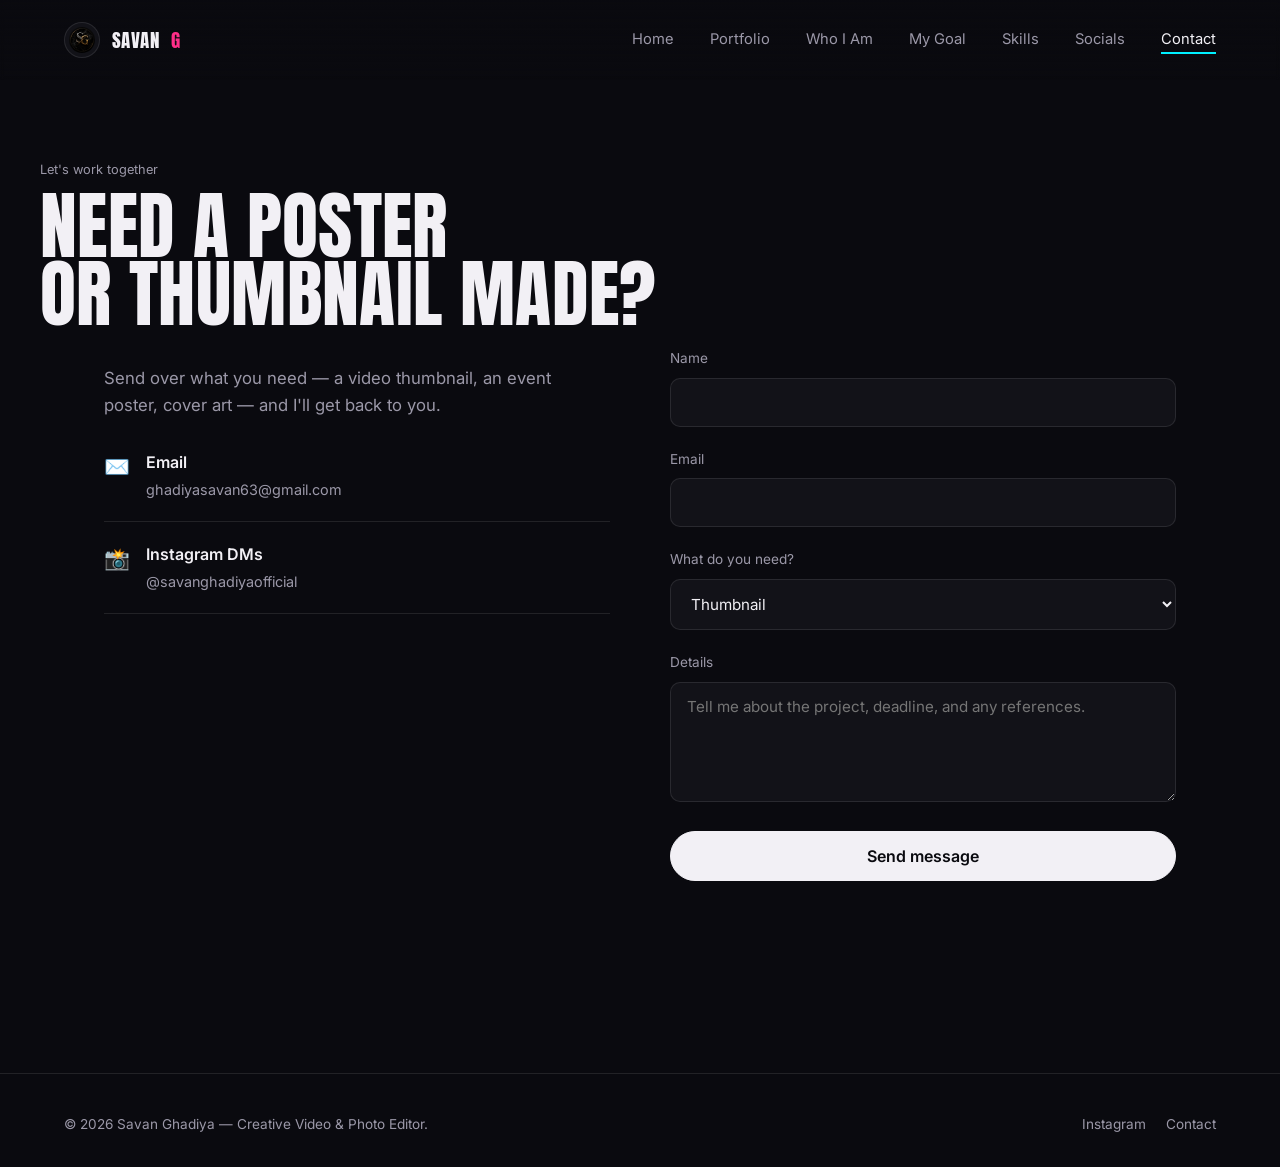
<file: contact.html>
<!DOCTYPE html>
<html lang="en">
<head>
<meta charset="UTF-8">
<meta name="viewport" content="width=device-width, initial-scale=1.0">
<title>Contact — Savan Ghadiya</title>
<link rel="icon" href="assets/img/favicon.png">
<link rel="preconnect" href="https://fonts.googleapis.com">
<link href="https://fonts.googleapis.com/css2?family=Anton&family=Inter:wght@400;500;600;700&display=swap" rel="stylesheet">
<link rel="stylesheet" href="assets/style.css">
<style>
  .page-hero { padding: 160px 0 20px; }
  .page-hero h1 { font-size: clamp(2.6rem, 7vw, 4.6rem); }

  .contact-grid {
    display: grid;
    grid-template-columns: 1fr 1fr;
    gap: 60px;
  }

  @media (max-width: 860px) {
    .contact-grid { grid-template-columns: 1fr; }
  }

  .info-list {
    list-style: none;
    padding: 0;
    margin: 32px 0 0;
    display: flex;
    flex-direction: column;
    gap: 20px;
  }

  .info-list li {
    display: flex;
    gap: 16px;
    align-items: flex-start;
    padding-bottom: 20px;
    border-bottom: 1px solid var(--line);
  }

  .info-icon { font-size: 1.3rem; flex-shrink: 0; }
  .info-title { font-weight: 600; color: var(--ink); }
  .info-sub { font-size: 0.9rem; color: var(--ink-dim); margin-top: 2px; }

  .field { margin-bottom: 22px; }

  .field label {
    display: block;
    font-size: 0.85rem;
    margin-bottom: 8px;
    color: var(--ink-dim);
  }

  .field input,
  .field select,
  .field textarea {
    width: 100%;
    background: var(--bg-raised);
    border: 1px solid var(--line);
    border-radius: 10px;
    padding: 14px 16px;
    color: var(--ink);
    font-family: var(--body);
    font-size: 0.95rem;
    transition: border-color 0.25s var(--ease);
  }

  .field input:focus,
  .field select:focus,
  .field textarea:focus { border-color: var(--cyan); }

  .field textarea { resize: vertical; min-height: 120px; }

  .submit-btn {
    width: 100%;
    justify-content: center;
    font-size: 1rem;
  }

  .form-note {
    margin-top: 14px;
    font-size: 0.85rem;
    color: var(--cyan);
    opacity: 0;
    transform: translateY(-6px);
    transition: all 0.4s var(--ease);
  }

  .form-note.is-visible { opacity: 1; transform: translateY(0); }
</style>
</head>
<body>

<nav class="nav">
  <a href="index.html" class="nav__mark"><img src="assets/img/logo-sg.png" alt="SG logo">Savan<span>G</span></a>
  <button class="nav__toggle" aria-label="Toggle menu" aria-expanded="false">☰</button>
  <ul class="nav__links">
    <li><a href="index.html">Home</a></li>
    <li><a href="portfolio.html">Portfolio</a></li>
    <li><a href="who-i-am.html">Who I Am</a></li>
    <li><a href="my-goal.html">My Goal</a></li>
    <li><a href="skills.html">Skills</a></li>
    <li><a href="socials.html">Socials</a></li>
    <li><a href="contact.html">Contact</a></li>
  </ul>
</nav>

<header class="wrap page-hero">
  <p class="eyebrow">Let's work together</p>
  <h1>Need a poster<br>or thumbnail made?</h1>
</header>

<section class="wrap">
  <div class="contact-grid">
    <div>
      <p style="max-width:44ch; font-size:1.05rem;">Send over what you need — a video thumbnail, an event poster, cover art — and I'll get back to you.</p>
      <ul class="info-list">
        <li>
          <span class="info-icon">✉️</span>
          <div>
            <div class="info-title">Email</div>
            <div class="info-sub">ghadiyasavan63@gmail.com</div>
          </div>
        </li>
        <li>
          <span class="info-icon">📸</span>
          <div>
            <div class="info-title">Instagram DMs</div>
            <div class="info-sub">@savanghadiyaofficial</div>
          </div>
        </li>
      </ul>
    </div>

    <form id="contact-form" novalidate>
      <div class="field">
        <label for="name">Name</label>
        <input type="text" id="name" name="name" required>
      </div>
      <div class="field">
        <label for="email">Email</label>
        <input type="email" id="email" name="email" required>
      </div>
      <div class="field">
        <label for="type">What do you need?</label>
        <select id="type" name="type">
          <option>Thumbnail</option>
          <option>Poster</option>
          <option>Video Edit</option>
          <option>Something else</option>
        </select>
      </div>
      <div class="field">
        <label for="message">Details</label>
        <textarea id="message" name="message" required placeholder="Tell me about the project, deadline, and any references."></textarea>
      </div>
      <button type="submit" class="btn btn--solid submit-btn">Send message</button>
      <p class="form-note" id="form-note">This is a demo form — connect it to Formspree or EmailJS to actually receive messages (see README).</p>
    </form>
  </div>
</section>

<footer class="site-footer">
  <span>© 2026 Savan Ghadiya — Creative Video &amp; Photo Editor.</span>
  <div class="footer__socials">
    <a href="https://www.instagram.com/savanghadiyaofficial/" target="_blank" rel="noopener">Instagram</a>
    <a href="contact.html">Contact</a>
  </div>
</footer>

<script src="assets/nav.js"></script>
<script>
  document.getElementById('contact-form').addEventListener('submit', (e) => {
    e.preventDefault();
    document.getElementById('form-note').classList.add('is-visible');
  });
</script>
</body>
</html>
</file>
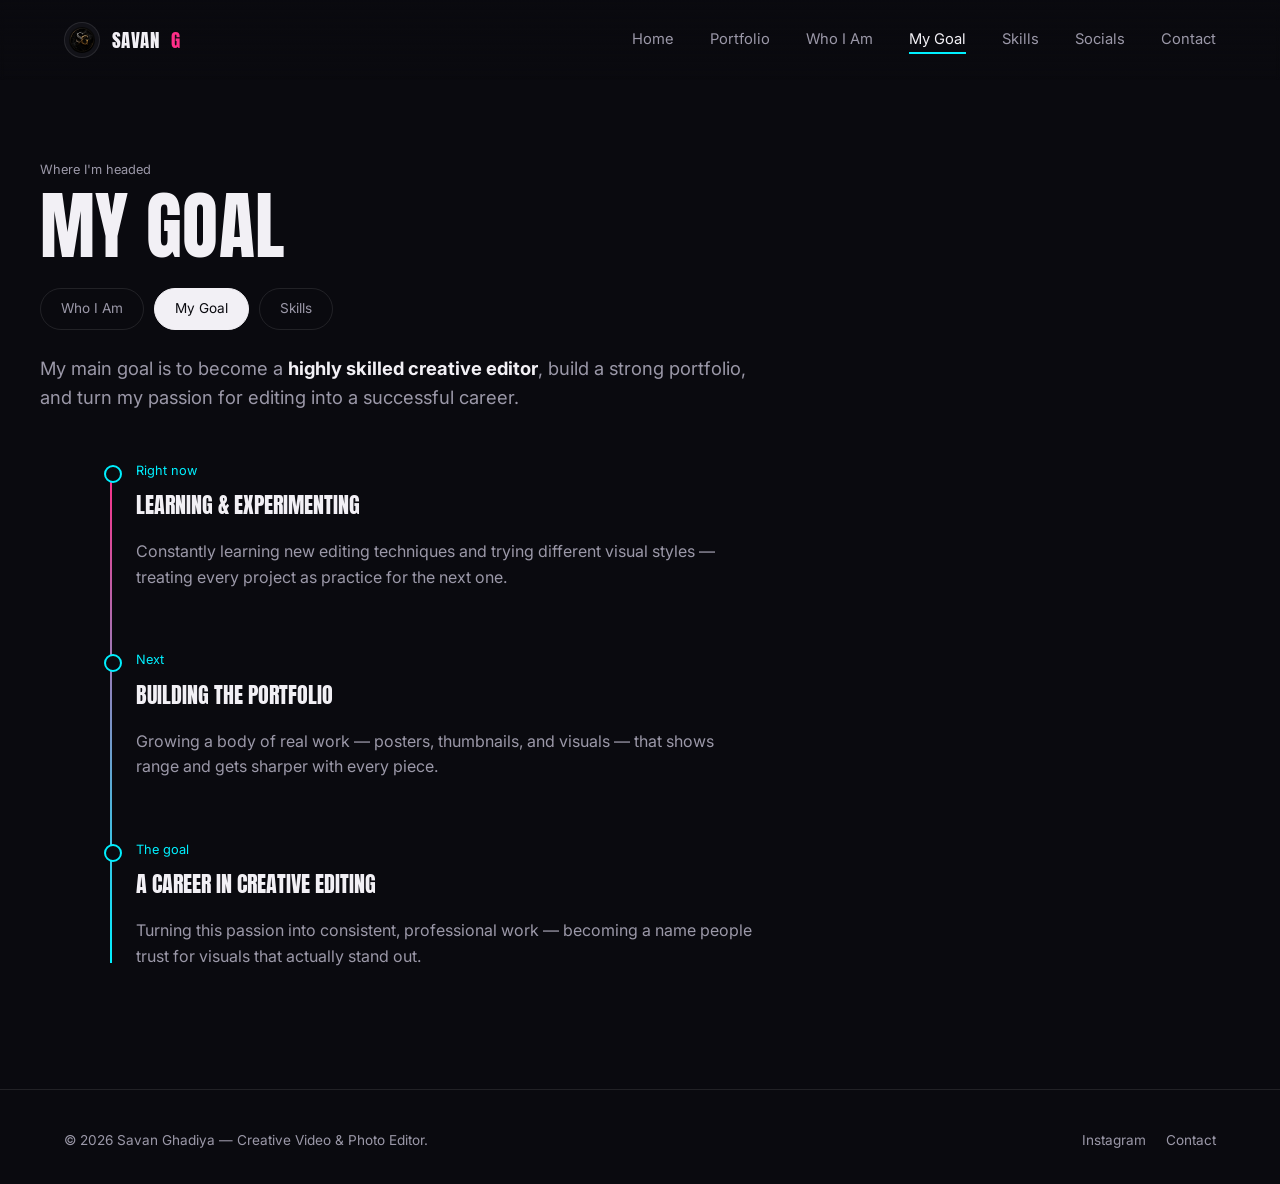
<file: my-goal.html>
<!DOCTYPE html>
<html lang="en">
<head>
<meta charset="UTF-8">
<meta name="viewport" content="width=device-width, initial-scale=1.0">
<title>My Goal — Savan Ghadiya</title>
<link rel="icon" href="assets/img/favicon.png">
<link rel="preconnect" href="https://fonts.googleapis.com">
<link href="https://fonts.googleapis.com/css2?family=Anton&family=Inter:wght@400;500;600;700&display=swap" rel="stylesheet">
<link rel="stylesheet" href="assets/style.css">
<style>
  .page-hero { padding: 160px 0 0; }
  .page-hero h1 { font-size: clamp(2.6rem, 7vw, 4.6rem); }

  .goal-lede {
    font-size: 1.15rem;
    max-width: 60ch;
    margin-top: 24px;
  }

  .goal-lede strong { color: var(--ink); }
</style>
</head>
<body>

<nav class="nav">
  <a href="index.html" class="nav__mark"><img src="assets/img/logo-sg.png" alt="SG logo">Savan<span>G</span></a>
  <button class="nav__toggle" aria-label="Toggle menu" aria-expanded="false">☰</button>
  <ul class="nav__links">
    <li><a href="index.html">Home</a></li>
    <li><a href="portfolio.html">Portfolio</a></li>
    <li><a href="who-i-am.html">Who I Am</a></li>
    <li><a href="my-goal.html">My Goal</a></li>
    <li><a href="skills.html">Skills</a></li>
    <li><a href="socials.html">Socials</a></li>
    <li><a href="contact.html">Contact</a></li>
  </ul>
</nav>

<header class="wrap page-hero">
  <p class="eyebrow">Where I'm headed</p>
  <h1>My Goal</h1>
  <div class="subnav">
    <a href="who-i-am.html">Who I Am</a>
    <a href="my-goal.html">My Goal</a>
    <a href="skills.html">Skills</a>
  </div>
  <p class="goal-lede">My main goal is to become a <strong>highly skilled creative editor</strong>, build a strong portfolio, and turn my passion for editing into a successful career.</p>
</header>

<section class="wrap">
  <div class="timeline">
    <div class="milestone">
      <div class="milestone__label">Right now</div>
      <div class="milestone__title">Learning &amp; Experimenting</div>
      <p>Constantly learning new editing techniques and trying different visual styles — treating every project as practice for the next one.</p>
    </div>
    <div class="milestone">
      <div class="milestone__label">Next</div>
      <div class="milestone__title">Building the Portfolio</div>
      <p>Growing a body of real work — posters, thumbnails, and visuals — that shows range and gets sharper with every piece.</p>
    </div>
    <div class="milestone">
      <div class="milestone__label">The goal</div>
      <div class="milestone__title">A Career in Creative Editing</div>
      <p>Turning this passion into consistent, professional work — becoming a name people trust for visuals that actually stand out.</p>
    </div>
  </div>
</section>

<footer class="site-footer">
  <span>© 2026 Savan Ghadiya — Creative Video &amp; Photo Editor.</span>
  <div class="footer__socials">
    <a href="https://www.instagram.com/savanghadiyaofficial/" target="_blank" rel="noopener">Instagram</a>
    <a href="contact.html">Contact</a>
  </div>
</footer>

<script src="assets/nav.js"></script>
</body>
</html>
</file>
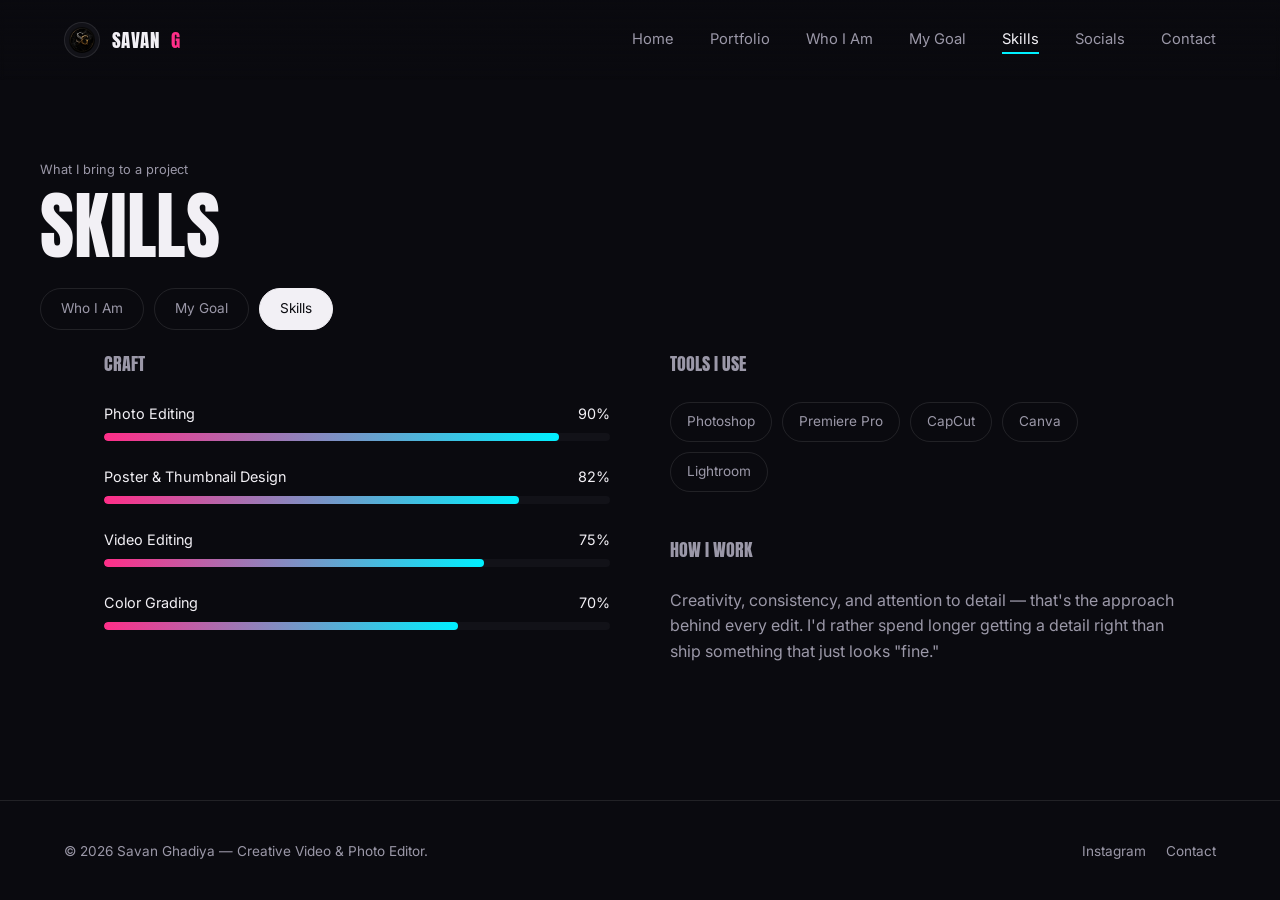
<file: skills.html>
<!DOCTYPE html>
<html lang="en">
<head>
<meta charset="UTF-8">
<meta name="viewport" content="width=device-width, initial-scale=1.0">
<title>Skills — Savan Ghadiya</title>
<link rel="icon" href="assets/img/favicon.png">
<link rel="preconnect" href="https://fonts.googleapis.com">
<link href="https://fonts.googleapis.com/css2?family=Anton&family=Inter:wght@400;500;600;700&display=swap" rel="stylesheet">
<link rel="stylesheet" href="assets/style.css">
<style>
  .page-hero { padding: 160px 0 0; }
  .page-hero h1 { font-size: clamp(2.6rem, 7vw, 4.6rem); }

  .skills-layout {
    display: grid;
    grid-template-columns: 1fr 1fr;
    gap: 60px;
    margin-top: 20px;
  }

  @media (max-width: 860px) {
    .skills-layout { grid-template-columns: 1fr; }
  }

  .skill { margin-bottom: 24px; }

  .skill__top {
    display: flex;
    justify-content: space-between;
    font-size: 0.9rem;
    margin-bottom: 8px;
  }

  .skill__bar {
    height: 8px;
    border-radius: 99px;
    background: var(--bg-raised);
    overflow: hidden;
  }

  .skill__fill {
    height: 100%;
    border-radius: 99px;
    width: 0%;
    transition: width 1.2s var(--ease);
    background: linear-gradient(90deg, var(--magenta), var(--cyan));
  }

  .skill.in-view .skill__fill { width: var(--pct); }

  .tools {
    display: flex;
    flex-wrap: wrap;
    gap: 10px;
    margin-top: 8px;
  }

  .tool-chip {
    padding: 8px 16px;
    border: 1px solid var(--line);
    border-radius: 999px;
    font-size: 0.85rem;
    color: var(--ink-dim);
  }

  .side-title {
    font-family: var(--display);
    text-transform: uppercase;
    font-size: 1.1rem;
    margin-bottom: 24px;
    color: var(--ink-dim);
  }
</style>
</head>
<body>

<nav class="nav">
  <a href="index.html" class="nav__mark"><img src="assets/img/logo-sg.png" alt="SG logo">Savan<span>G</span></a>
  <button class="nav__toggle" aria-label="Toggle menu" aria-expanded="false">☰</button>
  <ul class="nav__links">
    <li><a href="index.html">Home</a></li>
    <li><a href="portfolio.html">Portfolio</a></li>
    <li><a href="who-i-am.html">Who I Am</a></li>
    <li><a href="my-goal.html">My Goal</a></li>
    <li><a href="skills.html">Skills</a></li>
    <li><a href="socials.html">Socials</a></li>
    <li><a href="contact.html">Contact</a></li>
  </ul>
</nav>

<header class="wrap page-hero">
  <p class="eyebrow">What I bring to a project</p>
  <h1>Skills</h1>
  <div class="subnav">
    <a href="who-i-am.html">Who I Am</a>
    <a href="my-goal.html">My Goal</a>
    <a href="skills.html">Skills</a>
  </div>
</header>

<section class="wrap">
  <div class="skills-layout">
    <div>
      <div class="side-title">Craft</div>
      <div class="skill" style="--pct:90%">
        <div class="skill__top"><span>Photo Editing</span><span>90%</span></div>
        <div class="skill__bar"><div class="skill__fill"></div></div>
      </div>
      <div class="skill" style="--pct:82%">
        <div class="skill__top"><span>Poster &amp; Thumbnail Design</span><span>82%</span></div>
        <div class="skill__bar"><div class="skill__fill"></div></div>
      </div>
      <div class="skill" style="--pct:75%">
        <div class="skill__top"><span>Video Editing</span><span>75%</span></div>
        <div class="skill__bar"><div class="skill__fill"></div></div>
      </div>
      <div class="skill" style="--pct:70%">
        <div class="skill__top"><span>Color Grading</span><span>70%</span></div>
        <div class="skill__bar"><div class="skill__fill"></div></div>
      </div>
    </div>

    <div>
      <div class="side-title">Tools I use</div>
      <div class="tools">
        <span class="tool-chip">Photoshop</span>
        <span class="tool-chip">Premiere Pro</span>
        <span class="tool-chip">CapCut</span>
        <span class="tool-chip">Canva</span>
        <span class="tool-chip">Lightroom</span>
      </div>

      <div class="side-title" style="margin-top:44px;">How I work</div>
      <p>Creativity, consistency, and attention to detail — that's the approach behind every edit. I'd rather spend longer getting a detail right than ship something that just looks "fine."</p>
    </div>
  </div>
</section>

<footer class="site-footer">
  <span>© 2026 Savan Ghadiya — Creative Video &amp; Photo Editor.</span>
  <div class="footer__socials">
    <a href="https://www.instagram.com/savanghadiyaofficial/" target="_blank" rel="noopener">Instagram</a>
    <a href="contact.html">Contact</a>
  </div>
</footer>

<script src="assets/nav.js"></script>
<script>
  const skills = document.querySelectorAll('.skill');
  const io = new IntersectionObserver((entries) => {
    entries.forEach(e => {
      if (e.isIntersecting) e.target.classList.add('in-view');
    });
  }, { threshold: 0.4 });
  skills.forEach(s => io.observe(s));
</script>
</body>
</html>
</file>
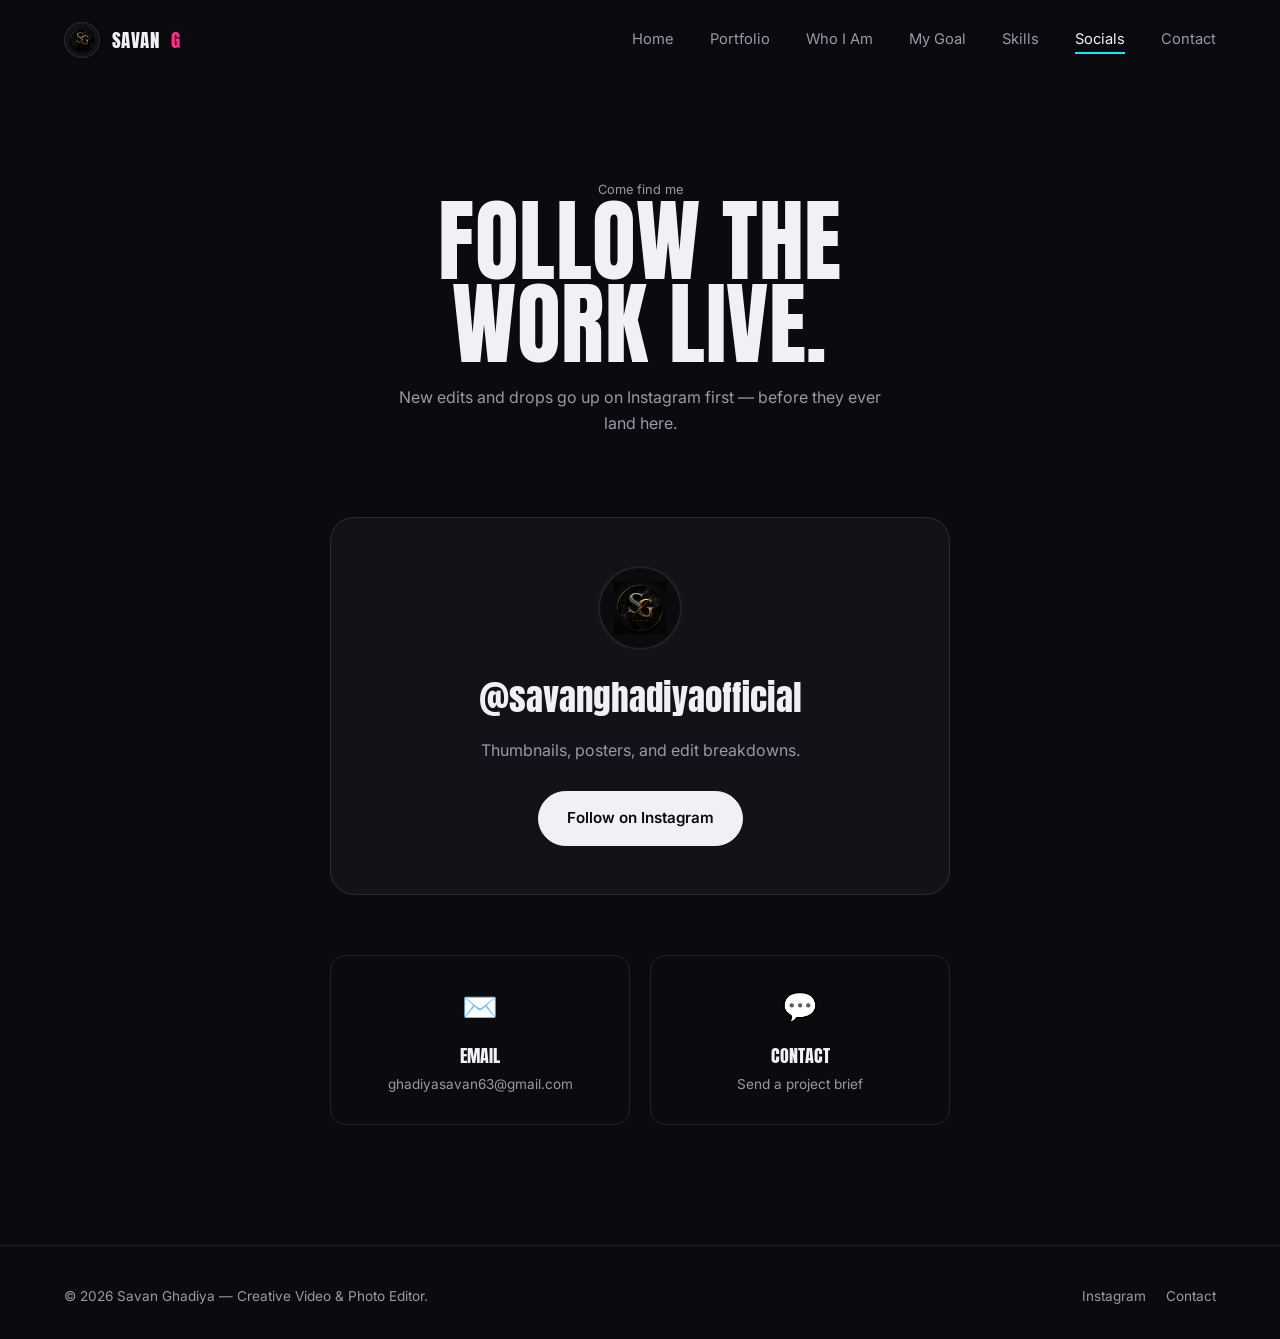
<file: socials.html>
<!DOCTYPE html>
<html lang="en">
<head>
<meta charset="UTF-8">
<meta name="viewport" content="width=device-width, initial-scale=1.0">
<title>Socials — Savan Ghadiya</title>
<link rel="icon" href="assets/img/favicon.png">
<link rel="preconnect" href="https://fonts.googleapis.com">
<link href="https://fonts.googleapis.com/css2?family=Anton&family=Inter:wght@400;500;600;700&display=swap" rel="stylesheet">
<link rel="stylesheet" href="assets/style.css">
<style>
  .page-hero { padding: 160px 0 20px; text-align: center; }
  .page-hero h1 { font-size: clamp(2.8rem, 9vw, 5.6rem); }
  .page-hero p { margin: 20px auto 0; text-align: center; }

  .ig-card {
    max-width: 620px;
    margin: 60px auto 0;
    border-radius: 24px;
    border: 1px solid var(--line);
    padding: 48px;
    text-align: center;
    position: relative;
    overflow: hidden;
    background: var(--bg-raised);
  }

  .ig-card::before {
    content: "";
    position: absolute;
    inset: -2px;
    background: conic-gradient(from var(--angle, 0deg), var(--magenta), var(--yellow), var(--cyan), var(--magenta));
    z-index: -1;
    animation: spin 6s linear infinite;
    filter: blur(30px);
    opacity: 0.55;
  }

  @keyframes spin { to { --angle: 360deg; } }

  @property --angle {
    syntax: '<angle>';
    initial-value: 0deg;
    inherits: false;
  }

  .ig-avatar {
    width: 84px;
    height: 84px;
    border-radius: 50%;
    margin: 0 auto 20px;
    border: 2px solid var(--line);
    overflow: hidden;
    background: var(--bg);
  }

  .ig-avatar img { width: 100%; height: 100%; object-fit: cover; padding: 14px; }

  .ig-handle {
    font-family: var(--display);
    font-size: clamp(1.6rem, 5vw, 2.2rem);
    text-transform: none;
  }

  .ig-sub { margin: 12px auto 28px; }

  .socials-grid {
    display: grid;
    grid-template-columns: repeat(2, 1fr);
    gap: 20px;
    max-width: 620px;
    margin: 60px auto 0;
  }

  @media (max-width: 700px) {
    .socials-grid { grid-template-columns: 1fr; }
    .ig-card { padding: 32px 24px; }
  }

  .social-tile {
    border: 1px solid var(--line);
    border-radius: 16px;
    padding: 28px 20px;
    text-align: center;
    transition: transform 0.35s var(--ease), border-color 0.35s var(--ease);
    text-decoration: none;
  }

  .social-tile:hover {
    transform: translateY(-6px);
    border-color: var(--cyan);
  }

  .social-tile__icon { font-size: 1.8rem; margin-bottom: 12px; }

  .social-tile__name {
    font-family: var(--display);
    text-transform: uppercase;
    font-size: 1.1rem;
  }

  .social-tile__handle {
    font-size: 0.85rem;
    color: var(--ink-dim);
    margin-top: 4px;
  }
</style>
</head>
<body>

<nav class="nav">
  <a href="index.html" class="nav__mark"><img src="assets/img/logo-sg.png" alt="SG logo">Savan<span>G</span></a>
  <button class="nav__toggle" aria-label="Toggle menu" aria-expanded="false">☰</button>
  <ul class="nav__links">
    <li><a href="index.html">Home</a></li>
    <li><a href="portfolio.html">Portfolio</a></li>
    <li><a href="who-i-am.html">Who I Am</a></li>
    <li><a href="my-goal.html">My Goal</a></li>
    <li><a href="skills.html">Skills</a></li>
    <li><a href="socials.html">Socials</a></li>
    <li><a href="contact.html">Contact</a></li>
  </ul>
</nav>

<header class="wrap page-hero">
  <p class="eyebrow">Come find me</p>
  <h1>Follow the<br>work live.</h1>
  <p style="max-width: 50ch;">New edits and drops go up on Instagram first — before they ever land here.</p>
</header>

<div class="wrap">
  <div class="ig-card">
    <div class="ig-avatar"><img src="assets/img/logo-sg.png" alt="Savan Ghadiya logo"></div>
    <div class="ig-handle">@savanghadiyaofficial</div>
    <p class="ig-sub">Thumbnails, posters, and edit breakdowns.</p>
    <a href="https://www.instagram.com/savanghadiyaofficial/" target="_blank" rel="noopener" class="btn btn--solid">Follow on Instagram</a>
  </div>

  <div class="socials-grid">
    <a href="mailto:ghadiyasavan63@gmail.com" class="social-tile">
      <div class="social-tile__icon">✉️</div>
      <div class="social-tile__name">Email</div>
      <div class="social-tile__handle">ghadiyasavan63@gmail.com</div>
    </a>
    <a href="contact.html" class="social-tile">
      <div class="social-tile__icon">💬</div>
      <div class="social-tile__name">Contact</div>
      <div class="social-tile__handle">Send a project brief</div>
    </a>
  </div>
</div>

<footer class="site-footer">
  <span>© 2026 Savan Ghadiya — Creative Video &amp; Photo Editor.</span>
  <div class="footer__socials">
    <a href="https://www.instagram.com/savanghadiyaofficial/" target="_blank" rel="noopener">Instagram</a>
    <a href="contact.html">Contact</a>
  </div>
</footer>

<script src="assets/nav.js"></script>
</body>
</html>
</file>
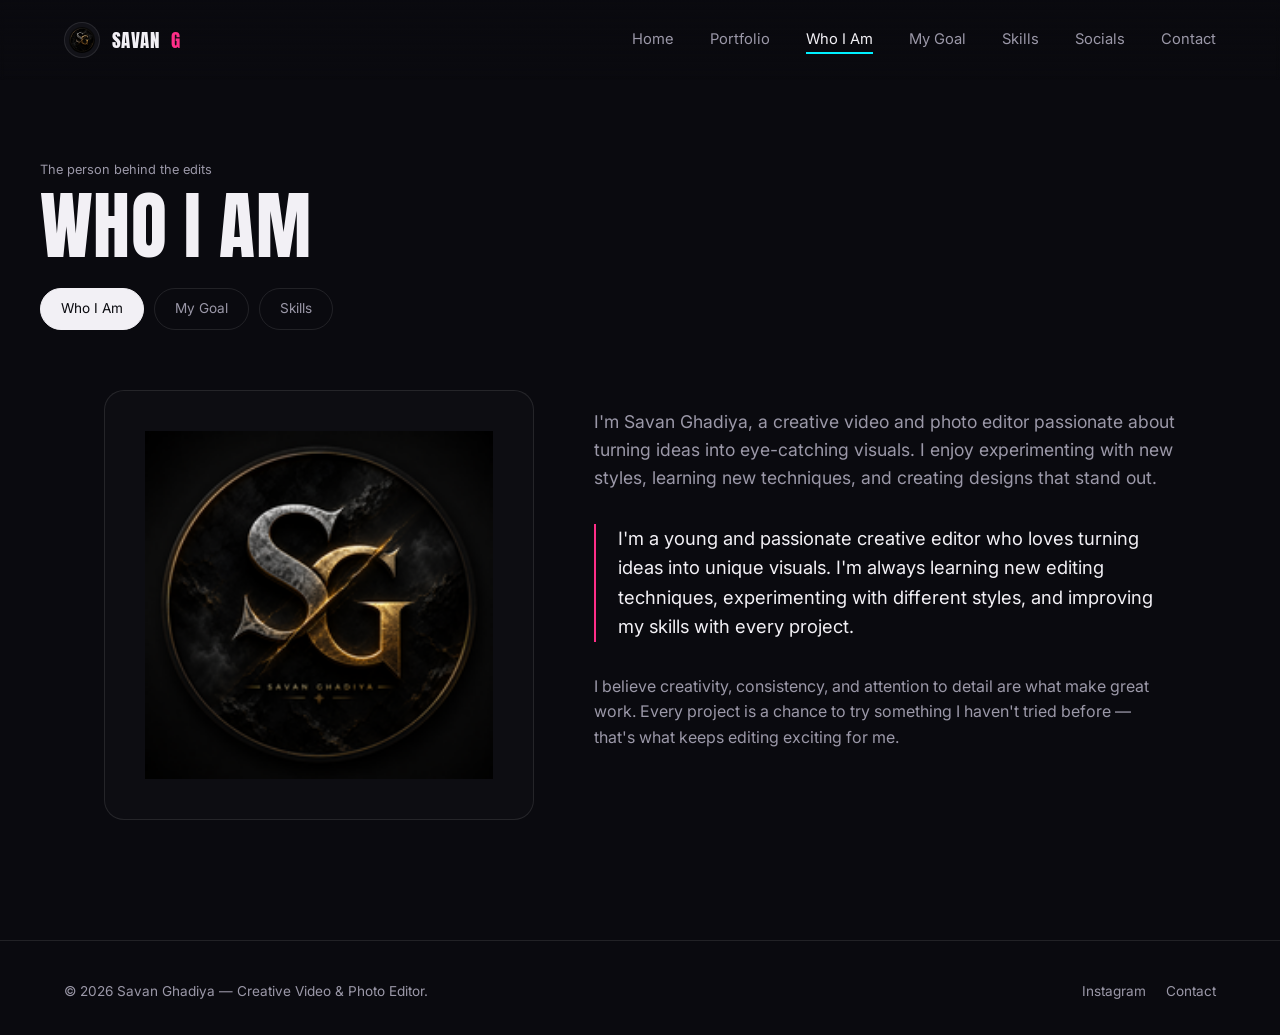
<file: who-i-am.html>
<!DOCTYPE html>
<html lang="en">
<head>
<meta charset="UTF-8">
<meta name="viewport" content="width=device-width, initial-scale=1.0">
<title>Who I Am — Savan Ghadiya</title>
<link rel="icon" href="assets/img/favicon.png">
<link rel="preconnect" href="https://fonts.googleapis.com">
<link href="https://fonts.googleapis.com/css2?family=Anton&family=Inter:wght@400;500;600;700&display=swap" rel="stylesheet">
<link rel="stylesheet" href="assets/style.css">
<style>
  .page-hero { padding: 160px 0 0; }
  .page-hero h1 { font-size: clamp(2.6rem, 7vw, 4.6rem); }

  .about-grid {
    display: grid;
    grid-template-columns: 0.85fr 1.15fr;
    gap: 60px;
    align-items: start;
    margin-top: 60px;
  }

  @media (max-width: 860px) {
    .about-grid { grid-template-columns: 1fr; }
  }

  .avatar {
    aspect-ratio: 1;
    border-radius: 20px;
    border: 1px solid var(--line);
    overflow: hidden;
    background: #0d0d12;
  }

  .avatar img {
    width: 100%;
    height: 100%;
    object-fit: cover;
    padding: 40px;
  }

  .quote-block {
    border-left: 2px solid var(--magenta);
    padding-left: 22px;
    margin: 32px 0;
    font-size: 1.15rem;
    color: var(--ink);
  }

  .lede {
    font-size: 1.1rem;
    max-width: 58ch;
  }
</style>
</head>
<body>

<nav class="nav">
  <a href="index.html" class="nav__mark"><img src="assets/img/logo-sg.png" alt="SG logo">Savan<span>G</span></a>
  <button class="nav__toggle" aria-label="Toggle menu" aria-expanded="false">☰</button>
  <ul class="nav__links">
    <li><a href="index.html">Home</a></li>
    <li><a href="portfolio.html">Portfolio</a></li>
    <li><a href="who-i-am.html">Who I Am</a></li>
    <li><a href="my-goal.html">My Goal</a></li>
    <li><a href="skills.html">Skills</a></li>
    <li><a href="socials.html">Socials</a></li>
    <li><a href="contact.html">Contact</a></li>
  </ul>
</nav>

<header class="wrap page-hero">
  <p class="eyebrow">The person behind the edits</p>
  <h1>Who I Am</h1>
  <div class="subnav">
    <a href="who-i-am.html">Who I Am</a>
    <a href="my-goal.html">My Goal</a>
    <a href="skills.html">Skills</a>
  </div>
</header>

<section class="wrap">
  <div class="about-grid">
    <div class="avatar">
      <img src="assets/img/logo-sg.png" alt="Savan Ghadiya logo mark">
    </div>

    <div>
      <p class="lede">I'm Savan Ghadiya, a creative video and photo editor passionate about turning ideas into eye-catching visuals. I enjoy experimenting with new styles, learning new techniques, and creating designs that stand out.</p>

      <div class="quote-block">
        I'm a young and passionate creative editor who loves turning ideas into unique visuals. I'm always learning new editing techniques, experimenting with different styles, and improving my skills with every project.
      </div>

      <p>I believe creativity, consistency, and attention to detail are what make great work. Every project is a chance to try something I haven't tried before — that's what keeps editing exciting for me.</p>
    </div>
  </div>
</section>

<footer class="site-footer">
  <span>© 2026 Savan Ghadiya — Creative Video &amp; Photo Editor.</span>
  <div class="footer__socials">
    <a href="https://www.instagram.com/savanghadiyaofficial/" target="_blank" rel="noopener">Instagram</a>
    <a href="contact.html">Contact</a>
  </div>
</footer>

<script src="assets/nav.js"></script>
</body>
</html>
</file>
<file: assets/style.css>
/* ===========================================================
   DESIGN TOKENS
   Base: near-black poster background
   Accents: magenta + cyan duotone grade, yellow reserved for one hero pop
=========================================================== */
:root {
  --bg: #0a0a0f;
  --bg-raised: #121218;
  --ink: #f2f0f5;
  --ink-dim: #9b98a8;
  --magenta: #ff2e88;
  --cyan: #00f0ff;
  --yellow: #ffd23f;
  --line: rgba(242, 240, 245, 0.1);

  --display: "Anton", "Arial Narrow", sans-serif;
  --body: "Inter", -apple-system, BlinkMacSystemFont, sans-serif;

  --grid-max: 1200px;
  --pad: clamp(20px, 5vw, 64px);

  --ease: cubic-bezier(0.16, 1, 0.3, 1);
}

@media (prefers-reduced-motion: reduce) {
  *, *::before, *::after {
    animation-duration: 0.01ms !important;
    animation-iteration-count: 1 !important;
    transition-duration: 0.01ms !important;
    scroll-behavior: auto !important;
  }
}

* { box-sizing: border-box; }
html { scroll-behavior: smooth; }

body {
  margin: 0;
  background: var(--bg);
  color: var(--ink);
  font-family: var(--body);
  font-size: 16px;
  line-height: 1.6;
  -webkit-font-smoothing: antialiased;
  overflow-x: hidden;
}

img { max-width: 100%; display: block; }

a {
  color: inherit;
  text-decoration: none;
}

::selection {
  background: var(--magenta);
  color: var(--bg);
}

:focus-visible {
  outline: 2px solid var(--cyan);
  outline-offset: 3px;
}

/* ===========================================================
   TYPOGRAPHY
=========================================================== */
h1, h2, h3, .display {
  font-family: var(--display);
  text-transform: uppercase;
  font-weight: 400;
  line-height: 0.92;
  letter-spacing: 0.005em;
  margin: 0;
}

p {
  max-width: 62ch;
  color: var(--ink-dim);
}

.eyebrow {
  font-family: var(--body);
  font-size: 0.8rem;
  color: var(--ink-dim);
  margin: 0 0 12px;
}

/* ===========================================================
   LAYOUT SHELL
=========================================================== */
.wrap {
  max-width: var(--grid-max);
  margin: 0 auto;
  padding: 0 var(--pad);
}

/* ===========================================================
   NAV
=========================================================== */
.nav {
  position: fixed;
  top: 0;
  left: 0;
  right: 0;
  z-index: 100;
  display: flex;
  align-items: center;
  justify-content: space-between;
  padding: 22px var(--pad);
  background: linear-gradient(to bottom, rgba(10,10,15,0.92), transparent);
  backdrop-filter: blur(2px);
}

.nav__mark {
  display: flex;
  align-items: center;
  gap: 12px;
  font-family: var(--display);
  font-size: 1.2rem;
  text-transform: uppercase;
  letter-spacing: 0.02em;
}

.nav__mark img {
  width: 36px;
  height: 36px;
  padding: 4px;
  border-radius: 50%;
  border: 1px solid var(--line);
  background: var(--bg-raised);
  object-fit: contain;
}

.nav__mark span { color: var(--magenta); }

.nav__links {
  display: flex;
  gap: clamp(16px, 3vw, 36px);
  list-style: none;
  margin: 0;
  padding: 0;
  font-size: 0.92rem;
}

.nav__links a {
  position: relative;
  padding: 4px 0;
  color: var(--ink-dim);
  transition: color 0.25s var(--ease);
}

.nav__links a::after {
  content: "";
  position: absolute;
  left: 0;
  bottom: -2px;
  width: 0;
  height: 2px;
  background: var(--cyan);
  transition: width 0.3s var(--ease);
}

.nav__links a:hover,
.nav__links a.is-active {
  color: var(--ink);
}

.nav__links a:hover::after,
.nav__links a.is-active::after {
  width: 100%;
}

.nav__toggle {
  display: none;
  background: none;
  border: none;
  color: var(--ink);
  font-size: 1.6rem;
  cursor: pointer;
}

@media (max-width: 760px) {
  .nav__links {
    position: fixed;
    inset: 0 0 auto 0;
    flex-direction: column;
    background: var(--bg);
    padding: 100px var(--pad) 40px;
    gap: 22px;
    font-size: 1.6rem;
    transform: translateY(-100%);
    transition: transform 0.4s var(--ease);
    border-bottom: 1px solid var(--line);
  }
  .nav__links.is-open { transform: translateY(0); }
  .nav__toggle { display: block; z-index: 101; }
}

/* ===========================================================
   BUTTONS
=========================================================== */
.btn {
  display: inline-flex;
  align-items: center;
  gap: 10px;
  padding: 14px 28px;
  font-family: var(--body);
  font-weight: 600;
  font-size: 0.95rem;
  border-radius: 999px;
  border: 1px solid var(--line);
  cursor: pointer;
  transition: transform 0.3s var(--ease), border-color 0.3s var(--ease), background 0.3s var(--ease);
}

.btn--solid {
  background: var(--ink);
  color: var(--bg);
  border-color: var(--ink);
}

.btn--solid:hover {
  transform: translateY(-2px);
  background: var(--magenta);
  border-color: var(--magenta);
  color: var(--ink);
}

.btn--ghost:hover {
  border-color: var(--cyan);
  color: var(--cyan);
  transform: translateY(-2px);
}

/* ===========================================================
   FOOTER
=========================================================== */
.site-footer {
  border-top: 1px solid var(--line);
  padding: 40px var(--pad) 32px;
  margin-top: 120px;
  display: flex;
  flex-wrap: wrap;
  gap: 16px;
  align-items: center;
  justify-content: space-between;
  font-size: 0.85rem;
  color: var(--ink-dim);
}

.site-footer a:hover { color: var(--ink); }

.footer__socials {
  display: flex;
  gap: 20px;
}

/* ===========================================================
   ABOUT CLUSTER SUBNAV
   Shared pill-tab strip across Who I Am / My Goal / Skills
=========================================================== */
.subnav {
  display: flex;
  gap: 10px;
  flex-wrap: wrap;
  margin-top: 28px;
}

.subnav a {
  padding: 9px 20px;
  border: 1px solid var(--line);
  border-radius: 999px;
  font-size: 0.85rem;
  color: var(--ink-dim);
  transition: all 0.25s var(--ease);
}

.subnav a:hover { color: var(--ink); border-color: var(--ink-dim); }

.subnav a.is-active {
  background: var(--ink);
  color: var(--bg);
  border-color: var(--ink);
}

/* ===========================================================
   LIGHTBOX (poster full view)
=========================================================== */
.lightbox {
  position: fixed;
  inset: 0;
  z-index: 200;
  display: none;
  align-items: center;
  justify-content: center;
  padding: 40px 20px;
  background: rgba(6, 6, 9, 0.92);
  backdrop-filter: blur(6px);
}

.lightbox.is-open { display: flex; }

.lightbox__inner {
  position: relative;
  max-width: 640px;
  width: 100%;
  animation: pop-in 0.35s var(--ease);
}

@keyframes pop-in {
  from { opacity: 0; transform: scale(0.94); }
  to { opacity: 1; transform: scale(1); }
}

.lightbox__inner img {
  width: 100%;
  border-radius: 14px;
  border: 1px solid var(--line);
}

.lightbox__close {
  position: absolute;
  top: -46px;
  right: 0;
  background: none;
  border: 1px solid var(--line);
  color: var(--ink);
  width: 38px;
  height: 38px;
  border-radius: 50%;
  cursor: pointer;
  font-size: 1.1rem;
}

.lightbox__caption {
  margin-top: 14px;
  font-size: 0.9rem;
  color: var(--ink-dim);
}

/* ===========================================================
   COMING SOON TILE
=========================================================== */
.tile--soon {
  display: flex;
  align-items: center;
  justify-content: center;
  border-style: dashed;
  color: var(--ink-dim);
  font-size: 0.9rem;
  text-align: center;
  padding: 20px;
  cursor: default;
}

.tile--soon:hover .tile__face { transform: none; }

/* ===========================================================
   GOAL PAGE — milestone timeline
=========================================================== */
.timeline {
  position: relative;
  padding-left: 32px;
  margin-top: 48px;
}

.timeline::before {
  content: "";
  position: absolute;
  left: 6px;
  top: 6px;
  bottom: 6px;
  width: 2px;
  background: linear-gradient(var(--magenta), var(--cyan));
}

.milestone {
  position: relative;
  padding-bottom: 44px;
}

.milestone:last-child { padding-bottom: 0; }

.milestone::before {
  content: "";
  position: absolute;
  left: -32px;
  top: 4px;
  width: 14px;
  height: 14px;
  border-radius: 50%;
  background: var(--bg);
  border: 2px solid var(--cyan);
}

.milestone__label {
  font-size: 0.8rem;
  color: var(--cyan);
  margin-bottom: 6px;
}

.milestone__title {
  font-family: var(--display);
  text-transform: uppercase;
  font-size: 1.4rem;
  margin-bottom: 8px;
}

/* ===========================================================
   SECTION SPACING
=========================================================== */
section { padding: 120px 0; }
section:first-of-type { padding-top: 0; }

@media (max-width: 760px) {
  section { padding: 80px 0; }
}
</file>
